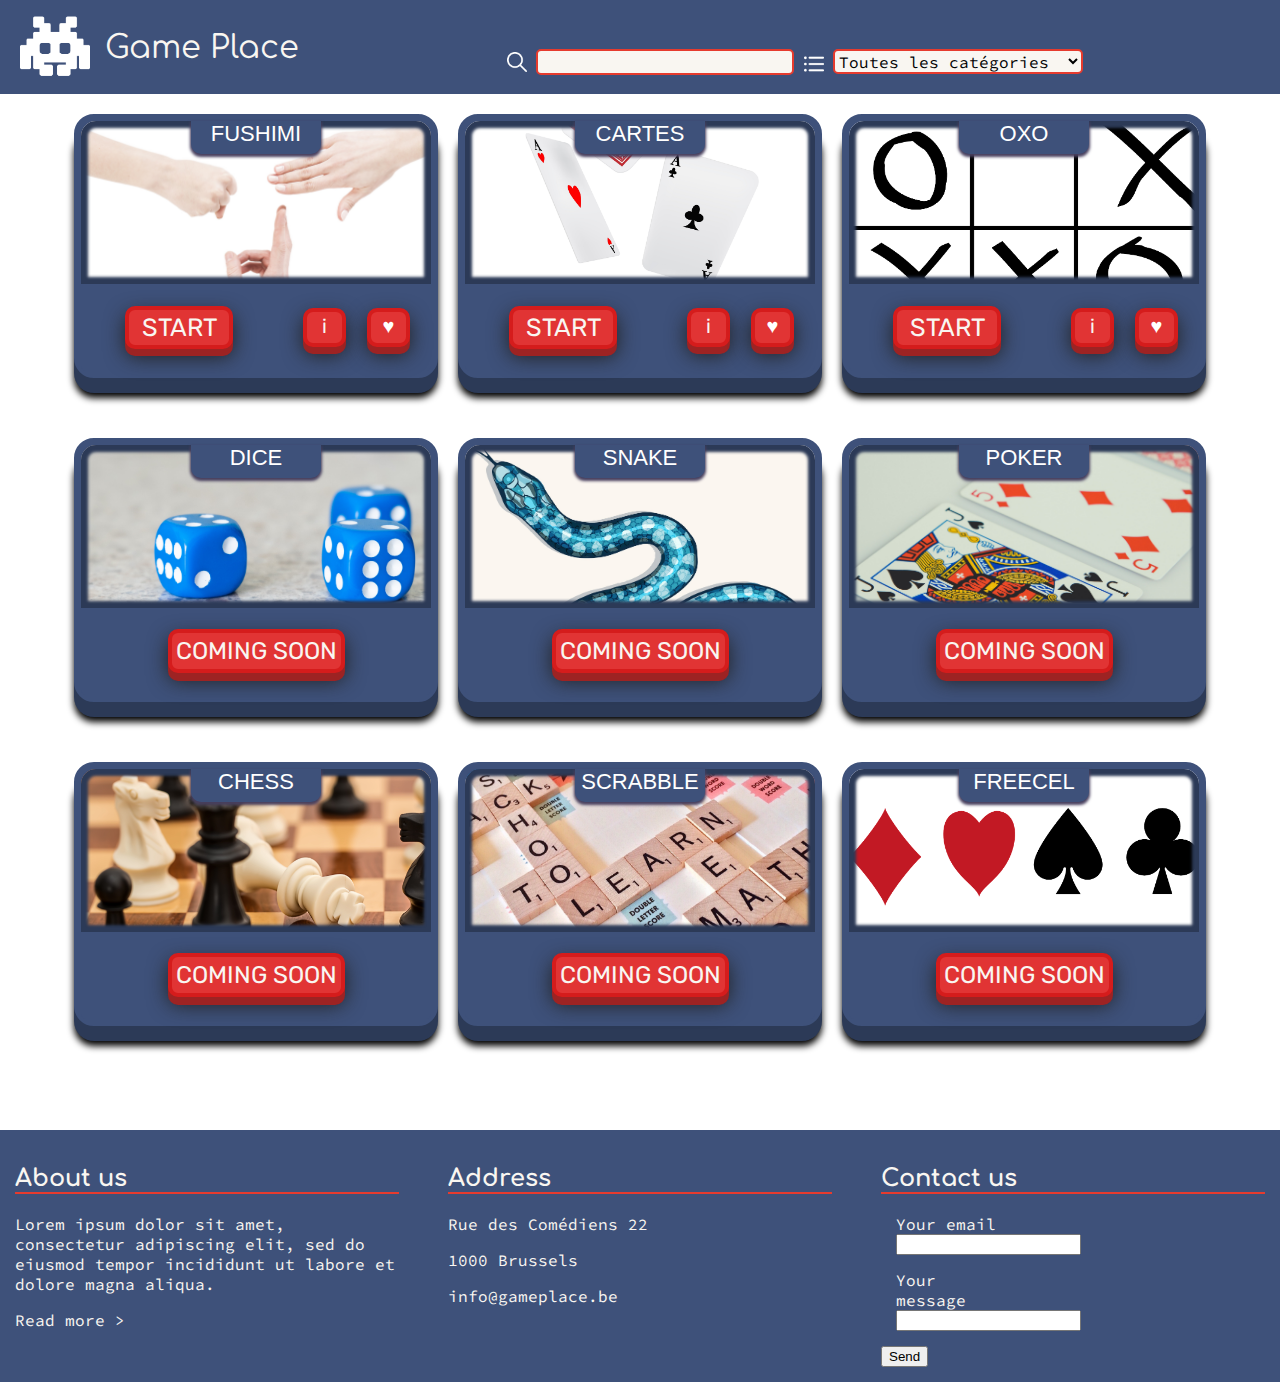
<file: index.html>
<!DOCTYPE html>
<html>

<head>
    <title>Game Studio</title>
    <link rel="stylesheet" href="style.css">
    <link rel="stylesheet" href="game-card.css">
    <link rel="preconnect" href="https://fonts.gstatic.com">
    <link href="https://fonts.googleapis.com/css2?family=Comfortaa&family=Source+Code+Pro:wght@500&display=swap"
        rel="stylesheet">
    <meta name="viewport" content="width=device-width, initial-scale=1.0">
</head>

<body>
    <header class="grid-header">
        <div id="logo">
            <a href="./index.html">
                <img class="logo-img" src="img/logo-gameplace.png" height="150px">
            </a>
            <p class="site-name">Game Place</p>
        </div>
        <div class="sort-game">
            <div id="search">
                <label for="game-name"><img src="./img/loupe-blanc.png" class="icones"></label>
                <input type="text" name="game-name" id="search-game-name">
            </div>
            <div id="categories-nav">
                <label for="category-selector"><img src="./img/liste-blanc.png" class="icones"></label>
                <select class="selected-option" type="text" name="category-selector" id="category-selector">
                    <option class="selected-option" value="default">Toutes les catégories</option>
                    <option class="selected-option" value="hasard">Jeux de hasard</option>
                    <option class="selected-option" value="cartes">Jeux de cartes</option>
                    <option class="selected-option" value="strategie">Jeux de stratégie</option>
                    <option class="selected-option" value="reflexion">Jeux de réflexion</option>
                </select>
            </div>
        </div>
    </header>

    <section id="games">
        <div class="game" id="fushimi">
            <div class="gameImg bg-fushimi">
                <h1 class="gameName">FUSHIMI</h1>
            </div>
            <div class="lowerBox">
                <a class="startButton" href="./oxo.html">START</a>
                <a class="iButton" href="#popup1">i</a>
                <a class="favoriteUnchecked" id="favoriteClass1">&#9829</a>
            </div>
            <div class="overlay" id="popup1">
                <div class="popup">
                    <a class="close" href="#">&times;</a>
                    <div class="popUpImg"></div>
                    <div class="content">
                        <p class="popup-title">Règles du jeu</p>
                        <p>Lorem ipsum dolor sit amet, consectetur adipiscing elit. Curabitur ultricies mi at purus dictum
                        vestibulum. Donec at neque elementum eros porta accumsan. Vestibulum purus lectus, faucibus in
                        elit non, consequat eleifend est. Nullam elementum justo magna, in tincidunt est sagittis id.
                        Pellentesque habitant morbi tristique senectus et netus et malesuada fames ac turpis egestas.
                        Class aptent taciti sociosqu ad litora torquent per conubia nostra, per inceptos himenaeos.
                        Nulla dapibus felis tortor.</p>
                    </div>
                </div>
            </div>
        </div>
        <div class="game" id="cards">
            <div class="gameImg bg-solitaire">
                <h1 class="gameName">CARTES</h1>
            </div>
            <div class="lowerBox">
                <a class="startButton" href="cardGame.html">START</a>
                <a class="iButton" href="#popup2">i</a>
                <a class="favoriteUnchecked" id="favoriteClass2">&#9829</a>
            </div>
            <div class="overlay" id="popup2">
                <div class="popup">
                    <a class="close" href="#">&times;</a>
                    <div class="popUpImg"></div>
                    <div class="content">
                        <p class="popup-title"> Règles du jeu</p>
                        <p>Lorem ipsum dolor sit amet, consectetur adipiscing elit. Curabitur ultricies mi at purus
                        dictum
                        vestibulum. Donec at neque elementum eros porta accumsan. Vestibulum purus lectus, faucibus
                        in
                        elit non, consequat eleifend est. Nullam elementum justo magna, in tincidunt est sagittis
                        id.
                        Pellentesque habitant morbi tristique senectus et netus et malesuada fames ac turpis
                        egestas.
                        Class aptent taciti sociosqu ad litora torquent per conubia nostra, per inceptos himenaeos.
                        Nulla dapibus felis tortor.</p>
                    </div>
                </div>
            </div>
        </div>
        <div class="game" id="oxo">
            <div class="gameImg bg-oxo">
                <h1 class="gameName">OXO</h1>
            </div>
            <div class="lowerBox">
                <a class="startButton" href="./morphion.html">START</a>
                <a class="iButton" href="#popup3">i</a>
                <a class="favoriteUnchecked" id="favoriteClass3">&#9829</a>
            </div>
            <div class="overlay" id="popup3">
                <div class="popup">
                    <a class="close" href="#">&times;</a>
                    <div class="popUpImg"></div>
                    <div class="content">
                        <p class="popup-title">Règles du jeu</p>
                        <p>Lorem ipsum dolor sit amet, consectetur adipiscing elit. Curabitur ultricies mi at purus
                        dictum
                        vestibulum. Donec at neque elementum eros porta accumsan. Vestibulum purus lectus, faucibus
                        in
                        elit non, consequat eleifend est. Nullam elementum justo magna, in tincidunt est sagittis
                        id.
                        Pellentesque habitant morbi tristique senectus et netus et malesuada fames ac turpis
                        egestas.
                        Class aptent taciti sociosqu ad litora torquent per conubia nostra, per inceptos himenaeos.
                        Nulla dapibus felis tortor.</p>
                    </div>
                </div>
            </div>
        </div>
        <div class="game" id="dice">
            <div class="gameImg bg-dice">
                <h1 class="gameName">DICE</h1>
            </div>
            <div class="lowerBox-comingSoon">
                <div class="coming-soon">COMING SOON</div>
            </div>
        </div>
        <div class="game" id="snake">
            <div class="gameImg bg-snake">
                <h1 class="gameName">SNAKE</h1>
            </div>
            <div class="lowerBox-comingSoon">
                <div class="coming-soon">COMING SOON</div>
            </div>
        </div>
        <div class="game" id="poker">
            <div class="gameImg bg-poker">
                <h1 class="gameName">POKER</h1>
            </div>
            <div class="lowerBox-comingSoon">
                <div class="coming-soon">COMING SOON</div>
            </div>
        </div>
        <div class="game" id="chess">
            <div class="gameImg bg-chess">
                <h1 class="gameName">CHESS</h1>
            </div>
            <div class="lowerBox-comingSoon">
                <div class="coming-soon">COMING SOON</div>
            </div>
        </div>
        <div class="game" id="scrabble">
            <div class="gameImg bg-scrabble">
                <h1 class="gameName">SCRABBLE</h1>
            </div>
            <div class="lowerBox-comingSoon">
                <div class="coming-soon">COMING SOON</div>
            </div>
        </div>
        <div class="game" id="freecel">
            <div class="gameImg bg-freecel">
                <h1 class="gameName">FREECEL</h1>
            </div>
            <div class="lowerBox-comingSoon">
                <div class="coming-soon">COMING SOON</div>
            </div>
        </div>

    </section>

    <footer>
        <div>
            <h2 class="footer-title">About us</h2>
            <p class="footer-text">Lorem ipsum dolor sit amet, consectetur adipiscing elit, sed do eiusmod tempor
                incididunt ut labore et dolore magna aliqua.</p>
            <p class="footer-text text-decoration"><a href="./about.html">Read more ></a></p>
        </div>
        <div>
            <h2 class="footer-title">Address</h2>
            <p class="footer-text">Rue des Comédiens 22</p>
            <p class="footer-text">1000 Brussels</p>
            <p class="footer-text">info@gameplace.be</p>
        </div>
        <div>
            <h2 class="footer-title">Contact us</h2>
            <div class="flexbox-contact">
                <label for="email" class="footer-text">Your email</label>
                <input type="text" name="email" id="email">
            </div>
            <div class="flexbox-contact">
                <label for="message" class="footer-text">Your message</label>
                <input type="text" name="message" id="message">
            </div>
            <button id="submit">Send</button>
        </div>
    </footer>
    <script src="game-card.js"></script>
</body>

</html>
</file>
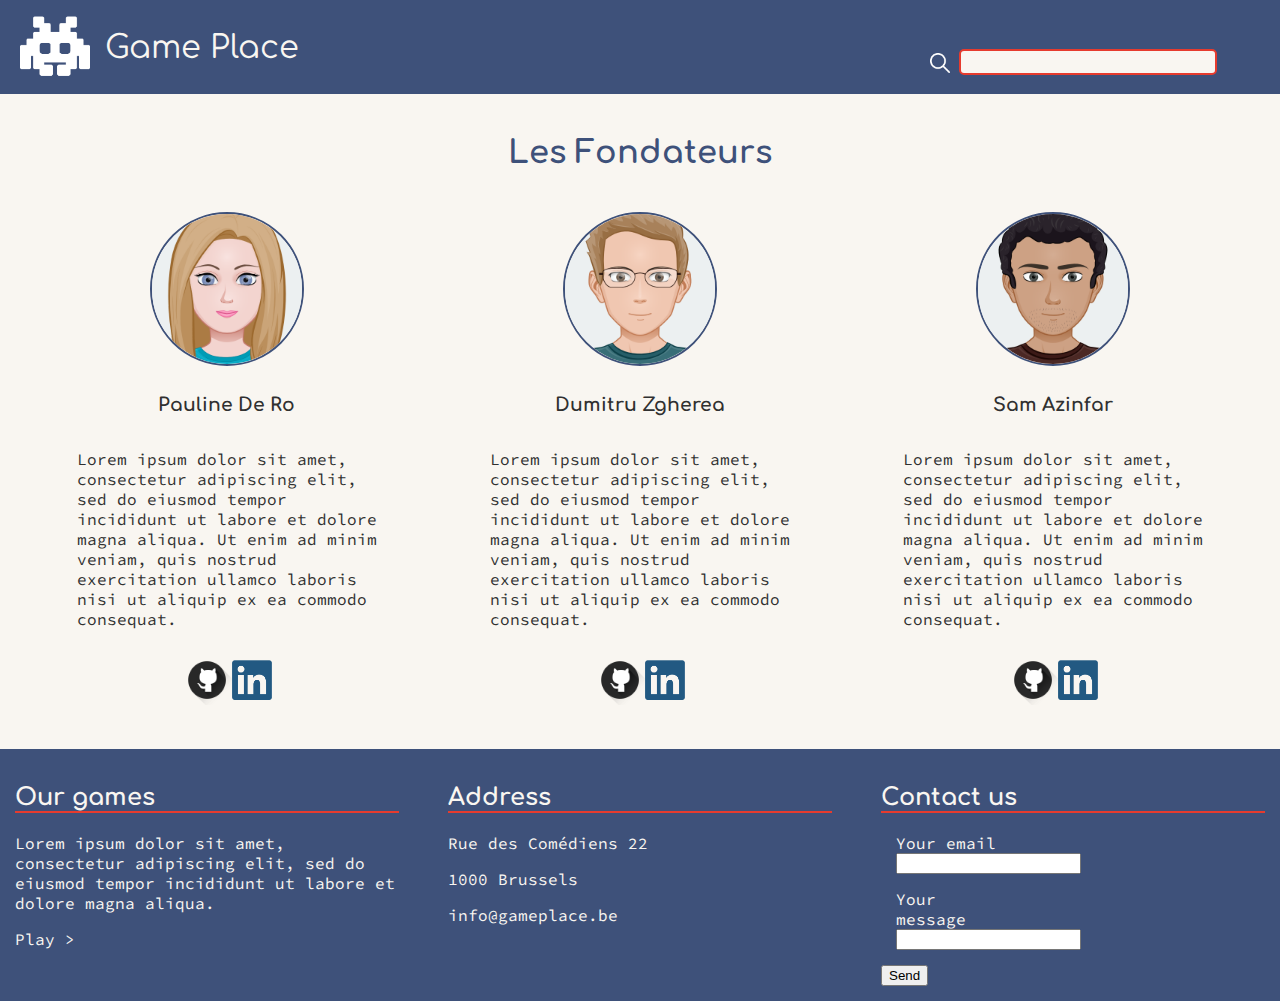
<file: about.html>
<!DOCTYPE html>
<html lang="fr">

<head>
  <link rel="preconnect" href="https://fonts.gstatic.com">
  <link href="https://fonts.googleapis.com/css2?family=Comfortaa&family=Source+Code+Pro:wght@500&display=swap"
    rel="stylesheet">
  <link href="about.css" rel="stylesheet">

  <meta charset="UTF-8">
  <meta http-equiv="X-UA-Compatible" content="IE=edge">
  <meta name="viewport" content="width=device-width, initial-scale=1.0">
  <title></title>
</head>

<body>

  <header class="grid-header">
    <div id="logo">
      <a href="./index.html">
        <img class="logo-img" src="img/logo-gameplace.png" height="150px">
      </a>
      <p class="site-name">Game Place</p>
    </div>
    <div class="sort-game">
      <div id="search">
        <label for="game-name"><img src="./img/loupe-blanc.png" class="icones"></label>
        <input type="text" name="game-name" id="search-game-name">
      </div>
    </div>
  </header>

  <section>
    <h1 class="title-h1">Les Fondateurs</h1>

    <div class="box">

      <div class="sousbox">
        <img class="fondateur-img" src="./img/pauline.png" width="150px" height="150px" alt="pauline" />
        <h3>Pauline De Ro</h3>
        <p class="text-paragraph">Lorem ipsum dolor sit amet, consectetur adipiscing elit, sed do eiusmod tempor
          incididunt ut labore et dolore magna aliqua. Ut enim ad minim veniam, quis nostrud exercitation ullamco
          laboris
          nisi ut aliquip ex ea commodo consequat.</p>
        <div class=social-icons>
          <a href="https://github.com/paulinedero" target="_blank"><img src="./img/github.png" width="50px" height="50px"></a>
          <a href="https://www.linkedin.com/in/pauline-de-ro-9a377847/" target="_blank"><img src="./img/linkedin.png" width="40px" height="40px"></a>
        </div>
      </div>

      <div class="sousbox">
        <img class="fondateur-img" src="./img/dumitru.png" width="150px" height="150px" alt="dumitru" />
        <h3>Dumitru Zgherea</h3>
        <p class="text-paragraph">Lorem ipsum dolor sit amet, consectetur adipiscing elit, sed do eiusmod tempor
          incididunt ut labore et dolore magna aliqua. Ut enim ad minim veniam, quis nostrud exercitation ullamco
          laboris
          nisi ut aliquip ex ea commodo consequat.</p>
          <div class=social-icons>
            <a href="https://github.com/Zgherea-Dumitru" target="_blank"><img src="./img/github.png" width="50px" height="50px"></a>
            <a href="https://www.linkedin.com/in/dumitru-zgherea-939330209/" target="_blank"><img src="./img/linkedin.png" width="40px" height="40px"></a>
          </div>
      </div>

      <div class="sousbox">
        <img class="fondateur-img" src="./img/sam.png" width="150px" height="150px" alt="sam" />
        <h3>Sam Azinfar </h3>
        <p class="text-paragraph">Lorem ipsum dolor sit amet, consectetur adipiscing elit, sed do eiusmod tempor
          incididunt ut labore et dolore magna aliqua. Ut enim ad minim veniam, quis nostrud exercitation ullamco
          laboris
          nisi ut aliquip ex ea commodo consequat.</p>
          <div class=social-icons>
            <a href="https://github.com/samazinfar" target="_blank"><img src="./img/github.png" width="50px" height="50px"></a>
            <a href="https://www.linkedin.com/in/sam-azinfar-83464b97/" target="_blank"><img src="./img/linkedin.png" width="40px" height="40px"></a>
          </div>
      </div>
    </div>
  </section>
  <footer>
    <div>
      <h2 class="footer-title">Our games</h2>
      <p class="footer-text">Lorem ipsum dolor sit amet, consectetur adipiscing elit, sed do eiusmod tempor
        incididunt ut labore et dolore magna aliqua.</p>
      <p class="footer-text text-decoration"><a href="./index.html">Play ></a></p>
    </div>
    <div>
      <h2 class="footer-title">Address</h2>
      <p class="footer-text">Rue des Comédiens 22</p>
      <p class="footer-text">1000 Brussels</p>
      <p class="footer-text">info@gameplace.be</p>
    </div>
    <div>
      <h2 class="footer-title">Contact us</h2>
      <div class="flexbox-contact">
        <label for="email" class="footer-text">Your email</label>
        <input type="text" name="email" id="email">
      </div>
      <div class="flexbox-contact">
        <label for="message" class="footer-text">Your message</label>
        <input type="text" name="message" id="message">
      </div>
      <button id="submit">Send</button>
    </div>
  </footer>

</body>

</html>
</file>
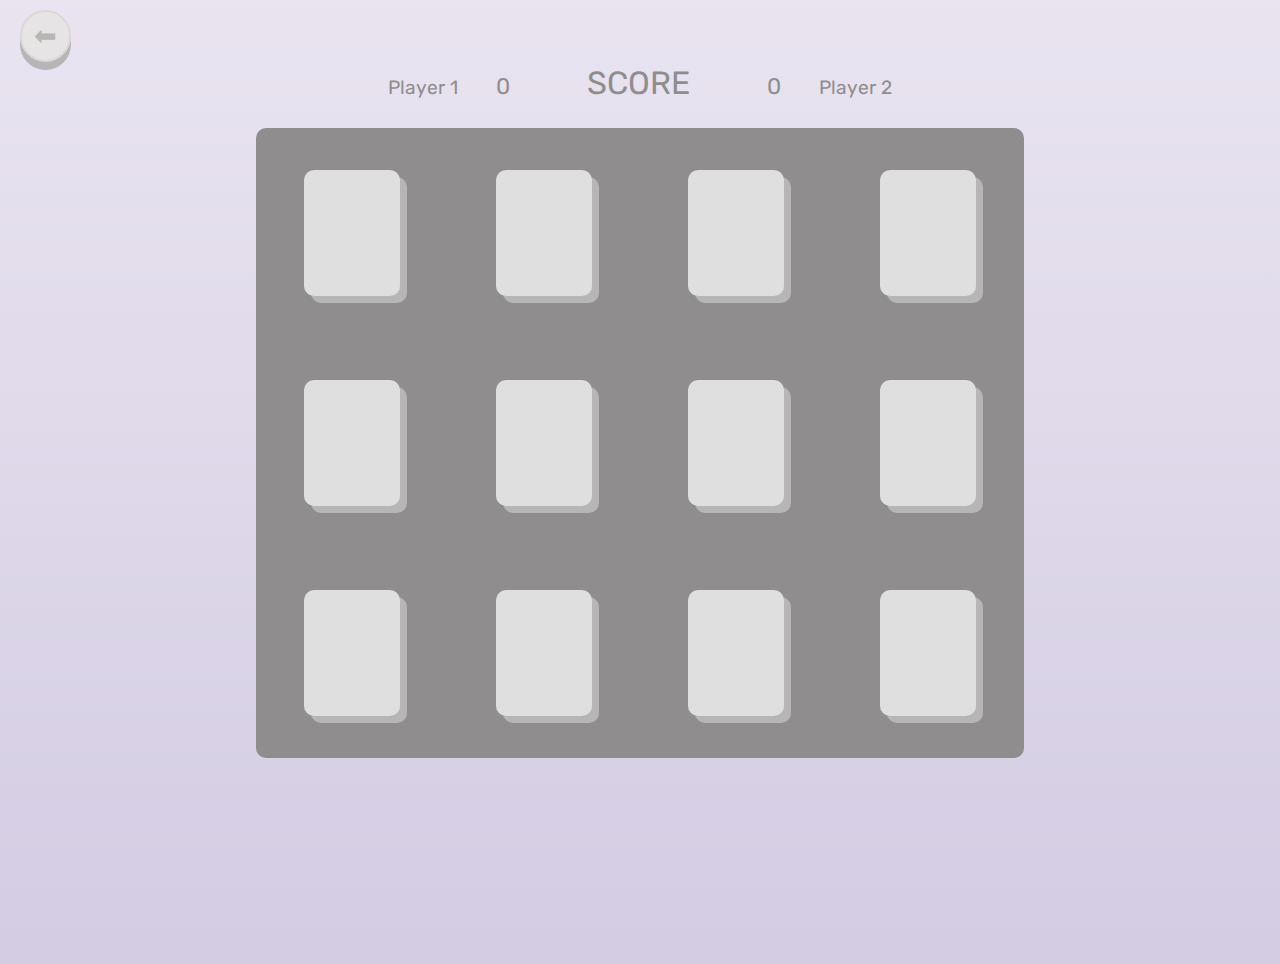
<file: cardGame.html>
<!DOCTYPE html>
<html lang="en">

<head>
    <meta charset="UTF-8">
    <meta http-equiv="X-UA-Compatible" content="IE=edge">
    <meta name="viewport" content="width=device-width, initial-scale=1.0">
    <title>Cards</title>
    <link rel="stylesheet" href="cardsGame.css">
</head>

<body>
    <div id="return"><a id="returnButton" class="buttons" href="index.html">⬅</a></div>
    <section id="text">
        <p class="players">Player 1</p>
        <p class="scoreNumber">0</p>
        <p id="score">SCORE</p>
        <p class="scoreNumber">0</p>
        <p class="players">Player 2</p>
    </section>
    <section id="wrapper">
    <div class="post-wrap">
        <div class="post">
            <div class="post-front">
            </div>
            <div class="post-back">
                👻
            </div>
        </div>
    </div>
    <div class="post-wrap">
        <div class="post">
            <div class="post-front">
            </div>
            <div class="post-back">
                🍎
            </div>
        </div>
    </div>
    <div class="post-wrap">
        <div class="post">
            <div class="post-front">
            </div>
            <div class="post-back">
                🏀
            </div>
        </div>
    </div>
    <div class="post-wrap">
        <div class="post">
            <div class="post-front">
            </div>
            <div class="post-back">
                🎃
            </div>
        </div>
    </div>
    <div class="post-wrap">
        <div class="post">
            <div class="post-front">
            </div>
            <div class="post-back">
                🐼
            </div>
        </div>
    </div>
    <div class="post-wrap">
        <div class="post">
            <div class="post-front">
            </div>
            <div class="post-back">
                🍎
            </div>
        </div>
    </div>
    <div class="post-wrap">
        <div class="post">
            <div class="post-front">
            </div>
            <div class="post-back">
                🎃
            </div>
        </div>
    </div>
    <div class="post-wrap">
        <div class="post">
            <div class="post-front">
            </div>
            <div class="post-back">
                🇧🇪
            </div>
        </div>
    </div>
    <div class="post-wrap">
        <div class="post">
            <div class="post-front">
            </div>
            <div class="post-back">
                🏀
            </div>
        </div>
    </div>
    <div class="post-wrap">
        <div class="post">
            <div class="post-front">
            </div>
            <div class="post-back">
                🐼
            </div>
        </div>
    </div>
    <div class="post-wrap">
        <div class="post">
            <div class="post-front">
            </div>
            <div class="post-back">
                🇧🇪
            </div>
        </div>
    </div>
    <div class="post-wrap">
        <div class="post">
            <div class="post-front">
            </div>
            <div class="post-back">
                👻
            </div>
        </div>
    </div>
</section>

</body>

</html>
</file>
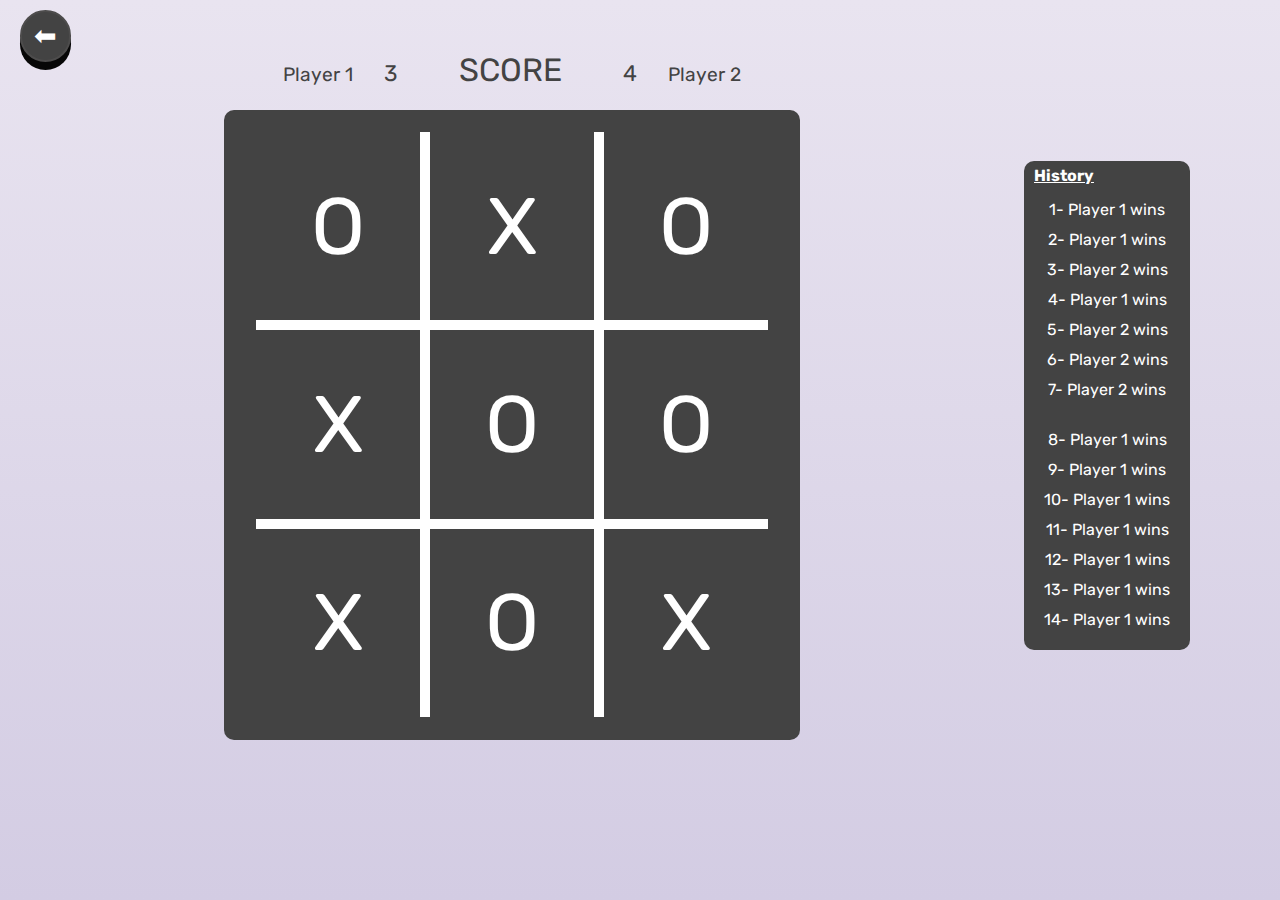
<file: morphion.html>
<!DOCTYPE html>
<html lang="en">

<head>
    <meta charset="UTF-8">
    <meta http-equiv="X-UA-Compatible" content="IE=edge">
    <meta name="viewport" content="width=device-width, initial-scale=1.0">
    <title>Tic-Tac-Toe</title>
    <link href="morphion.css" rel="stylesheet">
</head>

<body>
    <div id="return"><a id="returnButton" class="buttons" href="index.html">⬅</a></div>
    <section id="game">
        <section id="text">
            <p class="players">Player 1</p>
            <p class="scoreNumber">3</p>
            <p id="score">SCORE</p>
            <p class="scoreNumber">4</p>
            <p class="players">Player 2</p>
        </section>
        <section id="mainGame">
            <section id="xo">
                <div>
                    <a>O</a>
                </div>
                <div>
                    <a>X</a>
                </div>
                <div>
                    <a>O</a>
                </div>
                <div>
                    <a>X</a>
                </div>
                <div>
                    <a>O</a>
                </div>
                <div>
                    <a>O</a>
                </div>
                <div>
                    <a>X</a>
                </div>
                <div>
                    <a>O</a>
                </div>
                <div>
                    <a>X</a>
                </div>
            </section>
        </section>
    </section>
    <section id="history">
        <section id="historyTable">
            <h1>History</h1>
            <div>
                <p>
                    1- Player 1 wins<br>
                    2- Player 1 wins<br>
                    3- Player 2 wins<br>
                    4- Player 1 wins<br>
                    5- Player 2 wins<br>
                    6- Player 2 wins<br>
                    7- Player 2 wins
                </p>
                <p>
                    8- Player 1 wins<br>
                    9- Player 1 wins<br>
                    10- Player 1 wins<br>
                    11- Player 1 wins<br>
                    12- Player 1 wins<br>
                    13- Player 1 wins<br>
                    14- Player 1 wins<br>
                </p>
            </div>
        </section>
    </section>
</body>

</html>
</file>
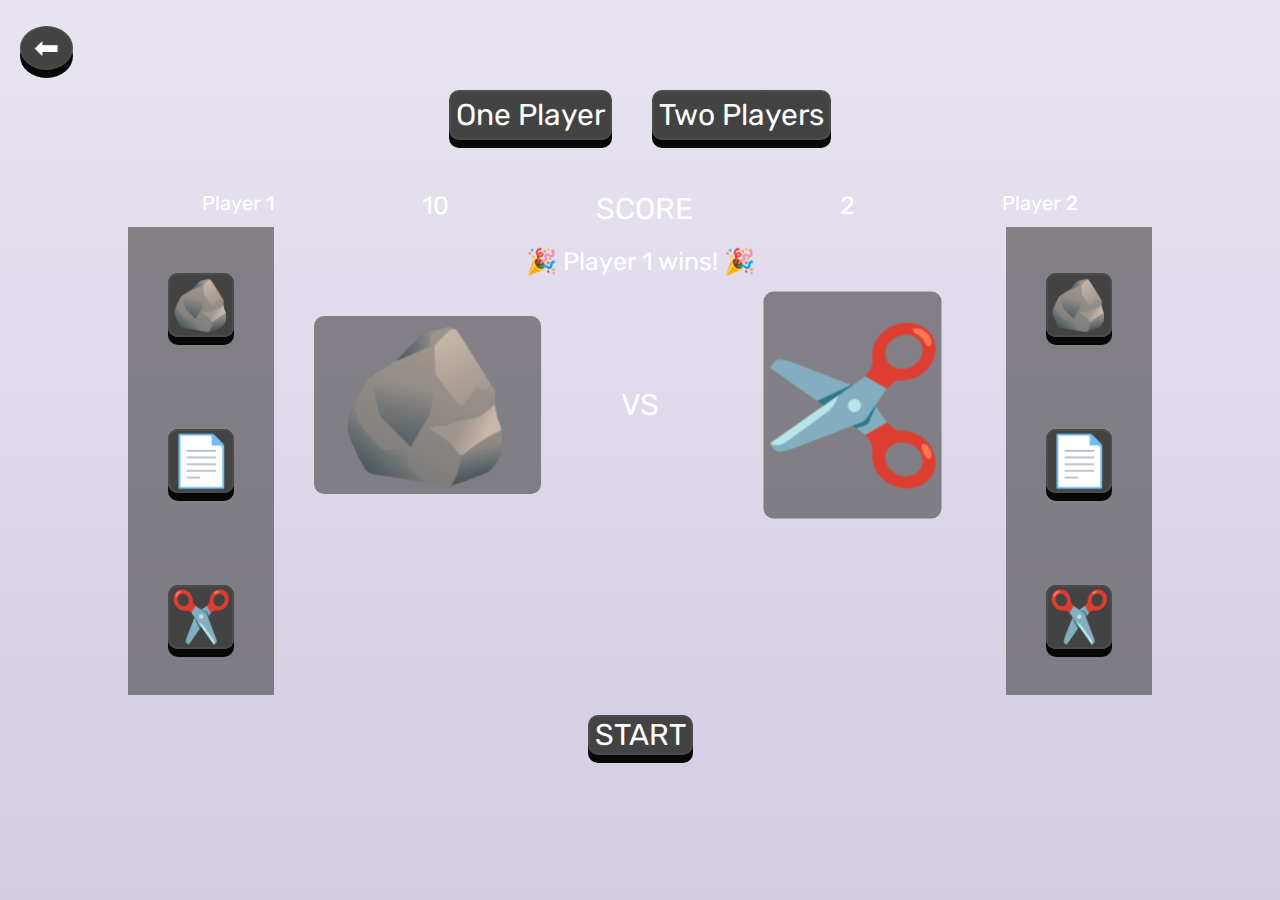
<file: oxo.html>
<!DOCTYPE html>
<html lang="en">

<head>
    <meta charset="UTF-8">
    <meta http-equiv="X-UA-Compatible" content="IE=edge">
    <meta name="viewport" content="width=device-width, initial-scale=1.0">
    <title>Fushimi</title>
    <link href="oxo.css" rel="stylesheet">
</head>

<body>
    <div id="return"><a id="returnButton" class="buttons" href="index.html">⬅</a></div>
    <section id="wrapper">
        
        <section id="main">

            <section id="playerModeButton">
                <a id="onePlayer" class="buttons">One Player</a>
                <a id="twoPlayers" class="buttons">Two Players</a>
            </section>

            <section id="text">
                <p class="players">Player 1</p>
                <p class="scoreNumber" id="scorePlayer1">10</p>
                <p id="score">SCORE</p>
                <p class="scoreNumber" id="scorePlayer2">2</p>
                <p class="players">Player 2</p>
            </section>

            <section id="game">
                <div id="player1Buttons">
                    <div><a class="buttons">🪨</a></div>
                    <div><a class="buttons">📄</a></div>
                    <div><a class="buttons">✂️</a></div>
                </div>

                <div id="centralGame">
                    <p id="playerWin">🎉 Player 1 wins! 🎉</p>
                    <div id="playerChoise">
                        <div>
                            <p>🪨</p>
                        </div>
                        <p>VS</p>
                        <div>
                            <p id="scissors">✂️</p>
                        </div>
                    </div>
                </div>

                <div id="player2Buttons">
                    <div><a class="buttons">🪨</a></div>
                    <div><a class="buttons">📄</a></div>
                    <div><a class="buttons">✂️</a></div>
                </div>
            </section>
            <section id="start">
                <a class="buttons">START</a>
            </section>
        </section>
    </section>
    <div id="warning-message">
        <img src="./img/iconfinder_screen-rotation_326583.png">
        <h1>this website is only viewable in landscape mode</h1>
    </div>
</body>

</html>
</file>
<file: style.css>
body {
    height: 100%;
    margin: 0;
    padding: 0;
    font-family: 'Rubik', sans-serif;
}

#games {
    display: flex;
    justify-content: space-around;
    height: auto;
    width: 90vw;
    margin: 0px auto 5%;
    flex-wrap: wrap;
}

/*Design header starts here*/

header {
    background-color: #3E517A;
    width: 100vw;
    padding: 10px 0px;
    margin-left: 0;
    margin-right: 0;
}

.grid-header {
    display: flex;
    justify-content: start;
    align-items: center;
    flex-wrap: wrap;
}

#logo {
    display: flex;
    justify-content: flex-start;
    flex-wrap: nowrap;
}

.logo-img {
    height: 70px;
    padding-left: 20px;
}

.site-name {
    font-family: 'Comfortaa', cursive;
    font-size: xx-large;
    margin-left: 15px;
    margin-top: auto;
    margin-bottom: auto;
    color: #f9f6f1ff;
}

.sort-game {
    display: flex;
    justify-content: space-between;
    margin-left: auto;
    margin-right: auto;
    flex-wrap: wrap;
}

.icones {
    height: 20px;
    padding-right: 5px;
    vertical-align: middle;
}

#search {
    flex-wrap: nowrap;
    padding-top: 30px;
    padding-left: 10px;
    padding-left: 10px;
}

#search-game-name {
    width: 250px;
    height: 20px;
    background-color: #f9f6f1ff;
    border-style: solid;
    border-color: #E63B2E;
    border-radius: 5px;
}

#categories-nav {
    flex-wrap: nowrap;
    padding-top: 30px;
    padding-left: 10px;
    padding-left: 10px;
}

#category-selector {
    width: 250px;
    height: 25px;
    background-color: #f9f6f1ff;
    border-style: solid;
    border-color: #E63B2E;
    border-radius: 5px;
    border-width: 2px;
}

.selected-option {
    background-color: #f9f6f1ff;
    border-style: solid;
    border-color: #E63B2E;
    border-radius: 5px;
    border-width: 2px;
    font-family: 'Source Code Pro', monospace;
    font-size: 12pt;
}

h1 {
    font-family: 'Comfortaa', cursive;
    text-align: center;
    color: #f9f6f1ff;
}

.font-source {
    font-family: 'Source Code Pro', monospace;
}

/*Design Header stops here*/

/*Design game-card : see game-card.css*/

/*Design footer starts here*/

footer {
    background-color: #3E517A;
    width: auto;
    height: auto;
    display: inline-flex;
    justify-content: space-between;
    padding-top: 15px;
    padding-bottom: 15px;
}

footer div{
    padding-right: 15px;
    padding-left: 15px;
    width: 30%;
}

.footer-title {
    font-family: 'Comfortaa', cursive;
    color: #f9f6f1ff;
    border-bottom-style: solid;
    border-bottom-width: 2px;
    border-bottom-color: #E63B2E;
}

.footer-text {
    font-family: 'Source Code Pro', monospace;
    color: #f9f6f1ff;
}

.flexbox-contact {
    display: flex;
    flex-direction: column;
    align-items: flex-start;
    padding-bottom: 15px;
}

a:link {
    text-decoration: none;
    color: #f9f6f1ff;
  }
  
a:visited {
    text-decoration: none;
    color: #f9f6f1ff;
  }

@media only screen and (orientation:portrait){
    footer {
        display: inline-block;
        text-align: center;
    }
    footer div{
        width: auto;
        text-align: center;
    }
    .icones {
        padding-bottom: 5px;
    }
}

@media screen and (max-width: 600px){
    footer div{
        width: auto;
        text-align: center;
    }
    .sort-game {
        display: flex;
        justify-content: center;
    }
}
</file>
<file: game-card.css>
@import url('https://fonts.googleapis.com/css?family=Rubik:700&display=swap');

/* Game card style */
.game{

  /*display: inline-block;*/
  width: 350px;
  height: 250px;
  border-radius: 20px;
  border: 7px solid #3E517A;
  background-color: #3E517A;
  box-shadow: 0px 15px 0px #2c3a57, 0px 20px 7px black;
  margin-top: 20px;
  margin-bottom: 40px;

}

.gameImg{
  width: auto;
  height: 65%;
  border-radius: 15px 15px 0px 0px;
  display: flex;
  align-items: flex-start;
  justify-content: center;
  box-shadow: inset 0 0 3px 7px #2c3a57;
}

.bg-fushimi {
  background-color: white;
  background-image: url("img/fushimi.jpg");
  background-size: cover;
}

.bg-solitaire {
  background-image: url("img/solitaire.jpg");
  background-size: cover;
}
.bg-oxo{
  background-color: white;
  background-image: url("img/tic-tac-toe.png");
  background-size: cover;
}

.bg-dice{
  background-image: url("img/hasard.jpg");
  background-size: cover;
}

.bg-snake{
  background-image: url("img/snake.jpg");
  background-size: cover;
}

.bg-poker{
  background-image: url("img/cartes.jpg");
  background-size: cover;
}

.bg-chess{
  background-image: url("img/chess.jpg");
  background-size: cover;
}

.bg-scrabble{
  background-image: url("img/scrabble.jpg");
  background-size: cover;
}

.bg-freecel{
  background-color: white;
  background-image: url("img/freecel.png");
  background-size: cover;
}

.gameName{
  box-shadow: 0 2px 3px 1px #473f5e;
  background-color: #3E517A;
  color: white;
  font-family: Arial, Helvetica, sans-serif;
  font-weight: 300;
  font-size: 22px;
  display: inline;
  margin: 0px;
  height: 20%;
  width: 35%;
  min-width: 130px;
  border-radius: 0px 0px 10px 10px;
  text-align: center;
}

.lowerBox{
  height: 35%;
  width: auto;
  border-radius: 0px 0px 5px 5px;
  background-color: #3E517A;
  display: flex;
  align-items: center;
  justify-content: flex-end;
}

.coming-soon{
  width: auto;
  height: auto;
  box-shadow: 0px 8px 0px #9d2323, 0px 8px 20px #222222;
  background-color: #E13434;
  border: 4px solid #d51c1c;
  border-radius: 10px;
  color: #f9f6f1ff;
  font-size: x-large;
  padding : 4px;
}

.lowerBox-comingSoon{
  height: 35%;
  width: auto;
  border-radius: 0px 0px 5px 5px;
  background-color: #3E517A;
  display: flex;
  align-items: center;
  justify-content: center;
}

/* Buttons style */
.startButton{
  font-size: 25px;
  height: 40%;
  min-width: 100px;
  width: 28%;
  margin-right: 20%;
  line-height: 35px;
}

.iButton, .favoriteUnchecked, .favoriteChecked{
  font-size: 20px;
  min-width: 25px;
  width: 10%;
  height: 35%;
  margin-right: 6%;
  line-height: 28px;
}

.iButton, .startButton, .favoriteUnchecked, .favoriteChecked{
  text-decoration: none;
  text-align: center;
  display: inline-block;
  top: 0px;
  cursor: pointer;
  border-radius: 10px;
  border: none;
  color: white;
  outline: none;
  transition: all 0s ease;
  box-shadow: 0px 7px 0px #9d2323, 0px 8px 20px #222222;
  background-color: #E13434;
  border: 4px solid #d51c1c;
  -webkit-user-select: none; 
  -moz-user-select: none;
}

.favoriteChecked{
  background-color: #4CAF50;
  border: 4px solid rgb(66, 160, 88);
  box-shadow: 0px 8px 0px rgb(53, 131, 71), 0px 8px 20px #222222;
}

.favoriteChecked:hover{
  position: relative;
  top: 4px;
  background-color: #4CAF50;
  box-shadow: 0px 4px 0px rgb(53, 131, 71), 0px 8px 20px #222222;
}

.startButton:hover, .iButton:hover, .favoriteUnchecked:hover{
  top: 4px;
  box-shadow: 0px 4px 0px #9d2323, 0px 8px 10px #222222;
  position: relative;
}

.startButton:active, .iButton:active, .favoriteUnchecked:active, .favoriteChecked:active{
  top: 9px;
  box-shadow: none;
}

/* Info pop up window */
.overlay {
  position: fixed;
  top: 0;
  bottom: 0;
  left: 0;
  right: 0;
  background: rgba(0, 0, 0, 0.7);
  transition: opacity 200ms;
  visibility: hidden;
  opacity: 0;
}
.overlay:target {
  visibility: visible;
  opacity: 1;
}

.popup {
  margin: 5vh auto;
  background: #fff;
  border-radius: 5px;
  height: 90vh;
  width: 70vw;
  position: relative;
  transition: all 0s ease-in-out;
}

.popup .close {
  position: absolute;
  top: 20px;
  right: 30px;
  transition: all 0s;
  font-size: 30px;
  font-weight: bold;
  text-decoration: none;
  color: #333;
}
.popup .close:hover {
  color: #E13434;
}

.popUpImg{
  border-radius: 5px 5px 0px 0px;
  background-image: url('./img/help.jpg');
  background-size: contain;
  background-repeat: no-repeat;
  background-position: center center;
  background-color: black;
  height: 30%;
  width: auto;
}

.popup .content {
  height: 60%;
  width: auto;
  overflow: auto;
  padding : 15px;
  font-family: 'Source Code Pro', monospace;
}

.popup-title {
  font-family: 'Source Code Pro', monospace;
  font-size: 20pt;
  color: #3E517A;
}
</file>
<file: about.css>
body {
  background-color: #f9f6f1ff;
  margin: 0;
  padding: 0;
}

/*Design header starts here*/

header {
  background-color: #3E517A;
  width: 100vw;
  padding: 10px 0px;
  margin-left: 0;
  margin-right: 0;
}

.grid-header {
  display: flex;
  justify-content: start;
  align-items: center;
  flex-wrap: wrap;
}

#logo {
  display: flex;
  justify-content: flex-start;
  flex-wrap: nowrap;
}

.logo-img {
  height: 70px;
  padding-left: 20px;
}

.site-name {
  font-family: 'Comfortaa', cursive;
  font-size: xx-large;
  margin-left: 15px;
  margin-top: auto;
  margin-bottom: auto;
  color: #f9f6f1ff;
}

.sort-game {
  display: flex;
  margin-left: auto;
  margin-right: 50px;
}

.icones {
  height: 20px;
  padding-right: 5px;
  vertical-align: middle;
}

#search {
  flex-wrap: nowrap;
  min-width: 300px;
  padding-top: 30px;
  padding-left: 10px;
  padding-left: 10px;
}

#search-game-name {
  width: 250px;
  height: 20px;
  background-color: #f9f6f1ff;
  border-style: solid;
  border-color: #E63B2E;
  border-radius: 5px;
}


h1 {
  font-family: 'Comfortaa', cursive;
  text-align: center;
  color: #f9f6f1ff;
}

/*Design Header stops here*/

/*Design section fondateurs starts here*/

section{
  padding: 20px;
}

.box {
  height: auto;
  width: 100%;
  display: flex;
  justify-content: space-around;
  align-items: flex-start;
  flex-wrap: wrap;
}
.title-h1 {
  color: #3E517A;
  font-family: 'Comfortaa', sans-serif;
}

h3 {
  font-family: 'Comfortaa', sans-serif;
  color:rgb(48, 48, 48);
  align-items: center;
  justify-content: center;
  display: flex;
  flex-direction: column;
}

.text-paragraph {
  font-family: 'Source Code Pro', monospace;
  color: rgb(48, 48, 48);
  align-items: center;
  justify-content: center;
  display: flex;
  flex-direction: column;
}

.fondateur-img {
  border-radius: 50%;
  border-style: solid;
  border-width: 2px;
  border-color: #3E517A;
  margin: 10px;
}

.sousbox {
  align-items: center;
  justify-content: center;
  display: flex;
  flex-direction: column;
  padding: 10px;
  width: 300px;
}

.social-icons{
  display: flex;
  justify-content: space-between;
  align-items: center;
  margin: 10px;
}

/* end fondateurs */

/*Design footer starts here*/

footer {
  background-color: #3E517A;
  width: auto;
  height: auto;
  display: inline-flex;
  justify-content: space-between;
  padding-top: 15px;
  padding-bottom: 15px;
}

footer div{
  padding-right: 15px;
  padding-left: 15px;
  width: 30%;
}

.footer-title {
  font-family: 'Comfortaa', cursive;
  color: #f9f6f1ff;
  border-bottom-style: solid;
  border-bottom-width: 2px;
  border-bottom-color: #E63B2E;
}

.footer-text {
  font-family: 'Source Code Pro', monospace;
  color: #f9f6f1ff;
}

.flexbox-contact {
  display: flex;
  flex-direction: column;
  align-items: flex-start;
  padding-bottom: 15px;
}

a:link {
  text-decoration: none;
  color: #f9f6f1ff;
}

a:visited {
  text-decoration: none;
  color: #f9f6f1ff;
}

@media only screen and (orientation:portrait){
  footer {
      display: inline-block;
      text-align: center;
  }
  footer div{
      width: auto;
      text-align: center;
  }
  .icones {
      padding-bottom: 5px;
  }
}

@media screen and (max-width: 600px){
  footer div{
      width: auto;
      text-align: center;
  }
  .sort-game {
      display: flex;
      justify-content: center;
  }
}
</file>
<file: cardsGame.css>
@import url('https://fonts.googleapis.com/css?family=Rubik:700&display=swap');

body{
    height: 100vh;
    width: 100vw;
    margin: 0px;
    padding: 0px;
    background: linear-gradient(#E9E4F0, #D3CCE3);
}

*{
    margin: 0px;
    padding: 0px;
    box-sizing: border-box;
}

#return{
    position: absolute;
    top: 10px;
    left: 20px;
    background-color: rgb(230, 228, 228);
    border-radius: 200px;
    display: flex;
    vertical-align: middle;
    border: 2px solid rgb(218, 216, 216);
    box-shadow: 0px 8px rgb(182, 182, 182);
}

#returnButton{
    padding: 8px 12px;
    font-size: 1.7rem;
    color: rgb(182, 182, 182);
    text-decoration: none;
}

#return:hover{
    top: 14px;
    box-shadow: 0px 4px rgb(182, 182, 182);
}

#return:active{
    top: 18px;
    box-shadow: none;
}

#text{
    color: rgb(143, 141, 141);
    font-family: 'Rubik', sans-serif;
    margin: 5% 0px 2% 0px;
    width: 100%;
    height: auto;
    display: flex;
    align-items: baseline;
    justify-content: center;
}

.players{
    margin: 0px 1%;
    font-size: 1.2rem;
}

.scoreNumber{
    margin: 0px 2%;
    font-size: 1.4rem;
}

#score{
    margin: 0px 4%;
    font-size: 2rem;
}

#wrapper{
    display: grid;
    grid-template-columns: repeat(auto-fill, 25%);
    width: 60vw;
    height: 70vh;
    background-color: rgb(143, 141, 141);
    margin: auto;
    border-radius: 10px;
}

 .post-wrap {
    width: 50%;
    height: 60%;
    perspective: 1000px;
    margin: auto;
 }

 .post {
    position: relative;
    width: 100%;
    height: 100%;
    font-size: 4rem;
    border-radius: 10px;
    transition: transform 1s;
    transform-style: preserve-3d;   
    cursor: pointer;
 }

 .post-front, .post-back {
    position: absolute;
    width: 100%;
    height: 100%;
    background-color: rgb(223, 223, 223);
    box-shadow: 7px 7px rgb(182, 182, 182);
    -webkit-backface-visibility: hidden;
   backface-visibility: hidden;
   border-radius: 10px;
 }

 .post-back {
    transform: rotateY(180deg);
    background-color:rgb(230, 230, 230);
    display: flex;
    justify-content: center;
    align-items: center;
 }

 .post-wrap:hover .post {
    transform: rotateY(180deg);
    top: -7%;
 }

 @media screen and (max-height: 400px){
    .post-wrap {
        perspective: 1000px;
        margin: auto;
     }
    .post {
       font-size: 2rem;
    }
    #text{
        margin-top: 0px;
        padding-top: 3%;
    }
    #returnButton{
    font-size: 1rem;
    }
    .post-front, .post-back {
        box-shadow: 4px 4px rgb(182, 182, 182);
     }
 }


 @media only screen and (orientation:portrait){
    #text{
        margin-top: 0px;
        padding-top: 30%;
    }
    #returnButton{
        font-size: 1rem;
    }
    #wrapper{
        width: 90vw;
        height: 50vh;
    }
    .post-wrap {
        width: 60%;
        height: 60%;
     }
     .post-front, .post-back {
        box-shadow: 4px 4px rgb(182, 182, 182);
     }
     .players{
        font-size: 0.8rem;
    }
    #score{
        font-size: 1.6rem;
    }
    .post {
        font-size: 2rem;
     }
}
</file>
<file: morphion.css>
@import url('https://fonts.googleapis.com/css?family=Rubik:700&display=swap');

body{
    height: 100vh;
    width: 100vw;
    display: inline-flex;
    background: linear-gradient(#E9E4F0, #D3CCE3);
}
 
*{
    margin: 0px;
    padding: 0px;
}

#return{
    position: absolute;
    top: 10px;
    left: 20px;
    background-color: rgb(67, 67, 67);
    border-radius: 200px;
    display: flex;
    vertical-align: middle;
    border: 2px solid rgb(77, 76, 76);
    box-shadow: 0px 8px rgb(7, 7, 7);
}

#returnButton{
    padding: 8px 12px;
    font-size: 1.7rem;
    color: white;
    text-decoration: none;
}

#return:hover{
    top: 14px;
    box-shadow: 0px 4px rgb(7, 7, 7);
}

#return:active{
    top: 18px;
    box-shadow: none;
}


#text{
    color: rgb(67, 67, 67);
    font-family: 'Rubik', sans-serif;
    margin: 5% 0px 2% 0px;
    width: 100%;
    height: auto;
    display: flex;
    align-items: baseline;
    justify-content: center;
}

.players{
    margin: 0px 1%;
    font-size: 1.2rem;
}

.scoreNumber{
    margin: 0px 2%;
    font-size: 1.4rem;
}

#score{
    margin: 0px 4%;
    font-size: 2rem;
}

#game{
    width: 80vw;
    height: 100vh;
    display: inline-block;
    text-align: center;
}

#mainGame{
    height: 70vh;
    width: 45vw;
    background-color: rgb(67, 67, 67);
    margin: 0px auto;
    display: inline-flex;
    border-radius: 10px;
}

#xo{
    height: 65vh;
    width: 40vw;
    margin: auto;
    display: grid;
    background-color: white;
    border: inset 4px solid rgb(67, 67, 67);
    grid-template-columns: repeat(3, 1fr);
    grid-template-rows: repeat(3, 1fr);
    gap: 10px;
}

#xo div{
    background-color: rgb(67, 67, 67);
    color: white;
    display: inline-flex;
    align-items: center;
    justify-content: center;
    -webkit-user-select: none; 
    -moz-user-select: none;
}

#xo div a{
    font-size: 5rem;
    font-family: 'Rubik', sans-serif;
}

#xo div:hover{
    background-color: white;
    color: rgb(67, 67, 67);
    border: 6px solid rgb(67, 67, 67);
}

#history{
    width: 20vw;
    height: 100vh;
    display: flex;
    align-items: center;
}

#historyTable{
    position: relative;
    top: -5%;
    border-radius: 10px;
    padding: 5px 10px;
    width: auto;
    height: auto;
    background-color: rgb(67, 67, 67);

}

#historyTable h1{
    font-size: 1rem;
    color: white;
    font-family: 'Rubik', sans-serif;
    text-decoration: underline  white;
}

#historyTable p{
    text-align: center;
    color: white;
    font-family: 'Rubik', sans-serif;
    padding: 10px 10px;
    line-height: 30px;
}


@media screen and (max-height: 400px){
    body{
        display: block;
        background: linear-gradient(#E9E4F0, #E9E4F0);
    }
    #game{
        width: 100vw;
    }
    #text{
        margin-top: 2%;
    }
    #history{
        width: auto;
        display: flex;
        justify-content: center;
    }
    #historyTable div{
        display: inline-flex;
    }
    #historyTable p{
        margin: 10px 0px;
        line-height: 20px;
        font-size: 0.8rem;
        border-right: 2px solid white;
    }
    #historyTable p:last-child{
        border-right: none;
    }
    #returnButton, .scoreNumber{
        font-size: 1rem;
    }
    #returnButton{
        padding: 0.5rem;
    }
    .players{
        font-size: 0.8rem;
    }
    #score{
        font-size: 1.6rem;
    }
    #xo div a{
        font-size: 3rem;
        font-family: 'Rubik', sans-serif;
    } 
    #xo div:hover{
        border: 3px solid rgb(67, 67, 67);
    }
    #xo{
        height: 70vh;
        width: 40vw;
    }
    #mainGame{
        height: 76vh;
        width: 45vw;
    }
}


@media only screen and (orientation:portrait){
    body{
        display: block;
    }
    #game{
        width: 100vw;
        height: 65vh;
    }
    #text{
        margin-top: 15%;
    }
    #history{
        width: auto;
        height: 25vh;
        display: flex;
        justify-content: center;
    }
    #historyTable div{
        display: inline-flex;
    }
    #historyTable p{
        margin: 10px 0px;
        line-height: 20px;
        font-size: 0.8rem;
        border-right: 2px solid white;
    }
    #historyTable p:last-child{
        border-right: none;
    }
    #returnButton, .scoreNumber{
        font-size: 1rem;
    }
    #returnButton{
        padding: 0.5rem;
    }
    .players{
        font-size: 0.8rem;
    }
    #score{
        font-size: 1.6rem;
    }
    #xo div a{
        font-size: 3rem;
        font-family: 'Rubik', sans-serif;
    }
    #xo div:hover{
        border: 4px solid rgb(67, 67, 67);
    }
    #xo{
        height: 90%;
        width: 90%;
    }
    #mainGame{
        height: 60%;
        width: 80%;
    }
}
</file>
<file: oxo.css>
@import url('https://fonts.googleapis.com/css?family=Rubik:700&display=swap');

body{
    font-family: 'Rubik', sans-serif;
    width: 100vw;
    height: 100vh;
    margin: 0px;
    padding: 0px;
    background: linear-gradient(#E9E4F0, #D3CCE3);
    background-size: cover;
}

*{
    margin: 0px;
    padding: 0px;
}

/* RETURN BUTTON */

#return{
    height: 10%;
    display: flex;
    align-items: flex-end;
}

#returnButton{
    margin: 20px ;
    color: white;
    border-radius: 50%;
    padding: 2px 12px;
    text-decoration: none;
}

/* GAME-STRUCTURE */

#main{
    height: 80vh;
    width: 80vw;
    margin: 0px auto;
}

/* GAME-SELECT-MODE */

#playerModeButton{
    height: auto;
    display: flex;
    justify-content: center;
    vertical-align: middle;
}

#onePlayer, #twoPlayers{
    color: white;
    padding: 5px;
    margin: 0px 20px;
}

.buttons{
    cursor: pointer;
    border-radius: 10px;
    position: relative;
    background-color: rgb(67, 67, 67);
    box-shadow: 0px 8px rgb(7, 7, 7);
    border: 2px solid rgb(77, 76, 76);
    font-size: 30px;
}

.buttons:hover{
    top: 5px;
    box-shadow: 0px 4px 0px rgb(7, 7, 7);
}

.buttons:active{
    top: 9px;
    box-shadow: none;
}

   /* GAME-TEXT */

#text{
    display: flex;
    justify-content: space-around;
    margin-top: 5%;
}

.players{
    font-size: 20px;
}

.scoreNumber{
    font-size: 25px;
}

#score{
    font-size: 30px;
}

p{
    color: white;
}

/* GAME */

/* GAME BUTTONS PLAYER 1 && 2*/

#player1Buttons, #player2Buttons {
    display: inline-grid;
    grid-template-columns: 1fr;
    grid-template-rows: repeat(3, 1fr);
    align-items: center;
}

#player1Buttons a, #player2Buttons a{
    height: 33%;
    width: auto;
    margin: 100px auto;
    font-size: 50px;
}

/* GAME CENTRAL */

#game{
    width: 100%;
    height: 65%;
    margin-bottom: 20px;
    display: inline-flex;
    text-align: center;
}
#playerWin{
    margin-top: 20px;
    font-size: 25px;
    animation: colorRotate 5s linear 0s infinite;
}
  
@keyframes colorRotate {
    from {
      color: #6666ff;
    }
    10% {
      color: #0099ff;
    }
    50% {
      color: #00ff00;
    }
    75% {
      color: #ff3399;
    }
    100% {
      color: #6666ff;
    }
}

#player1Buttons, #player2Buttons{
    height: 100%;
    width: 20%;
    background-color: rgb(67, 67, 67, 0.6);
}

#centralGame{
    width: 100%;
}

#playerChoise{
    display: inline-flex;
    justify-content: space-around;
    align-items: center;
    width: 100%;
    margin-top: 40px;
    height: auto;
} 

#playerChoise div p{
    background-color: rgb(67, 67, 67, 0.6);
    padding: 0px 20px;
    border-radius: 10px;
    font-size: 150px;
}

#scissors{
    transform: rotate(90deg);
}

#playerChoise p{
    font-size: 30px;
}

/* START */

#start{
    display: flex;
    justify-content: center;
    color: white;
}

#start a{
    padding: 0px 5px;
}


/* RESPONSIVE */

@media screen and (max-height: 400px){
    body{
        overflow: hidden;
    }
    #return{
        margin-top: 30px;;
    }
    #main{
        position: relative;
        top: -45px;
    }    
    #playerChoise div p{
        font-size: 50px;
    }
    #player1Buttons a, #player2Buttons a{
        font-size: 30px;
    }
    #player1Buttons, #player2Buttons{
        height: 100%;
        width: 20%;
        background-color: transparent;
    }
    #playerChoise{
        margin: 10px;
    }
    #playerChoise div p{
        padding: 5px 15px;
    }
    .buttons{
        font-size: 15px;
    }
    .players{
        font-size: 15px;
    }
    .scoreNumber{
        font-size: 20px;
    }
    #score{
        font-size: 25px;
    }
    #returnButton{
        padding: 0.3rem 0.6rem;
    }
    #start a{
        position: relative;
        top: -15px;
    }
}

#warning-message{ 
    display: none;
  }
@media only screen and (orientation:portrait){
    #wrapper { 
    display:none; 
    }
    #warning-message { 
    display: inline-block;
    text-align: center;
    margin-top: 40%;
    } 
    #warning-message img{ 
    margin: 30px 30%;
    }
    #warning-message h1{ 
    font-size: 1rem;
    font-family: 'Rubik', sans-serif;
    }
    #return{
        position: absolute;
        font-size: 1rem;
    }
    #returnButton{
        top: 20px;
        padding: 0.2rem 0.7rem;
        font-size: 1.4rem;
  }
}
@media only screen and (orientation:landscape){
    #warning-message{
    display:none; 
    }
  }
</file>
